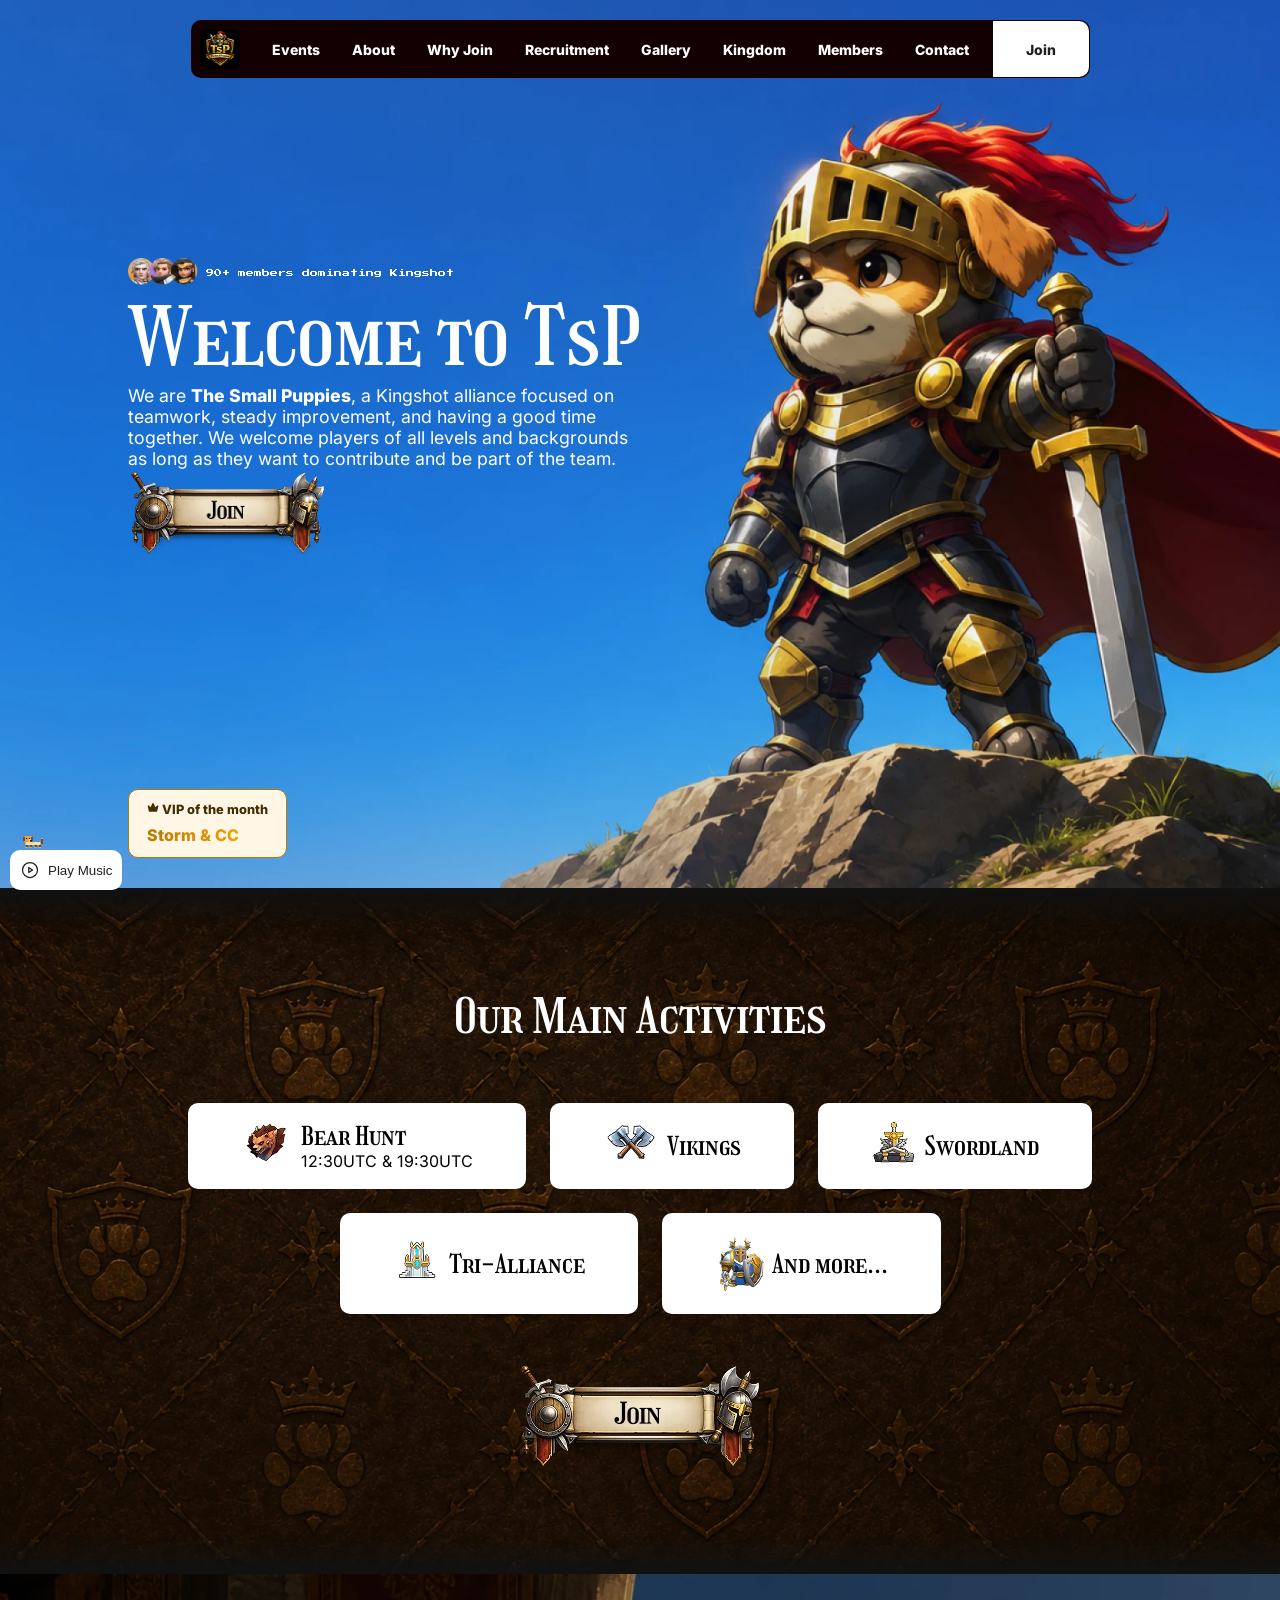
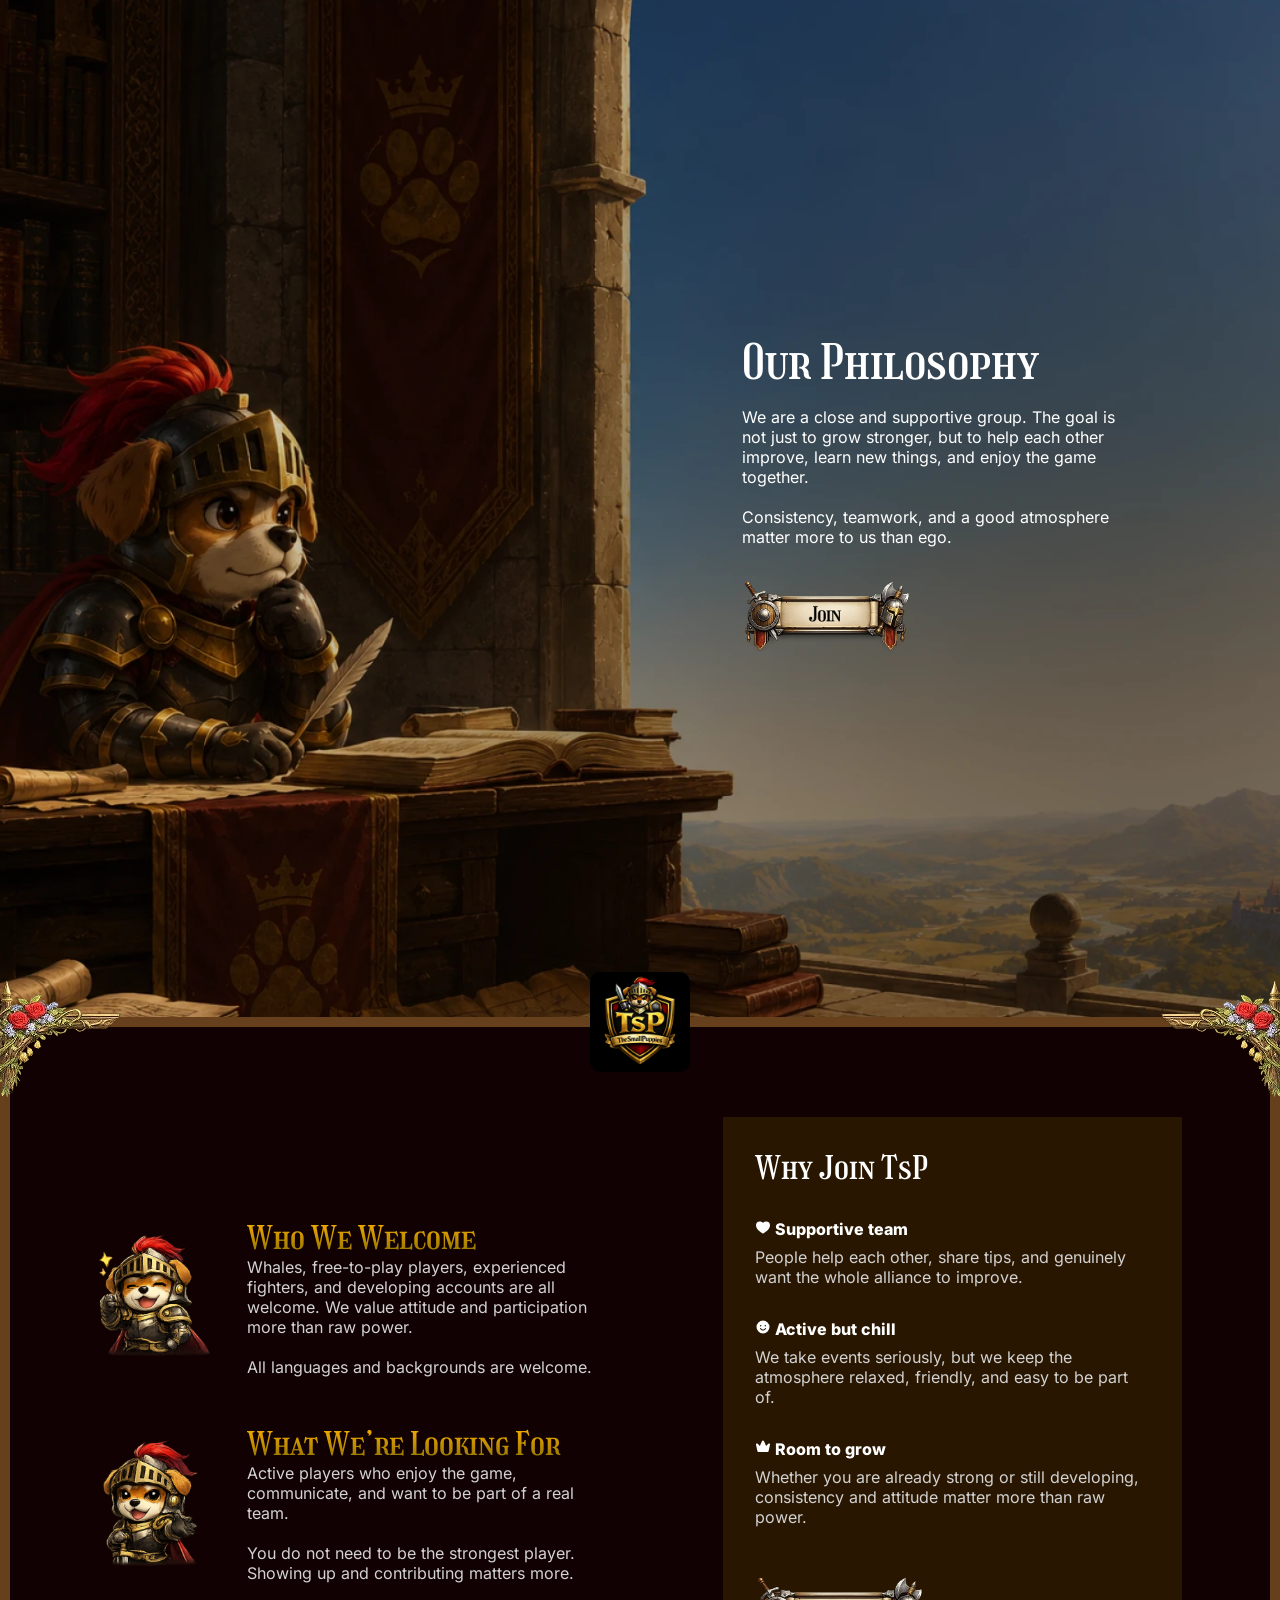
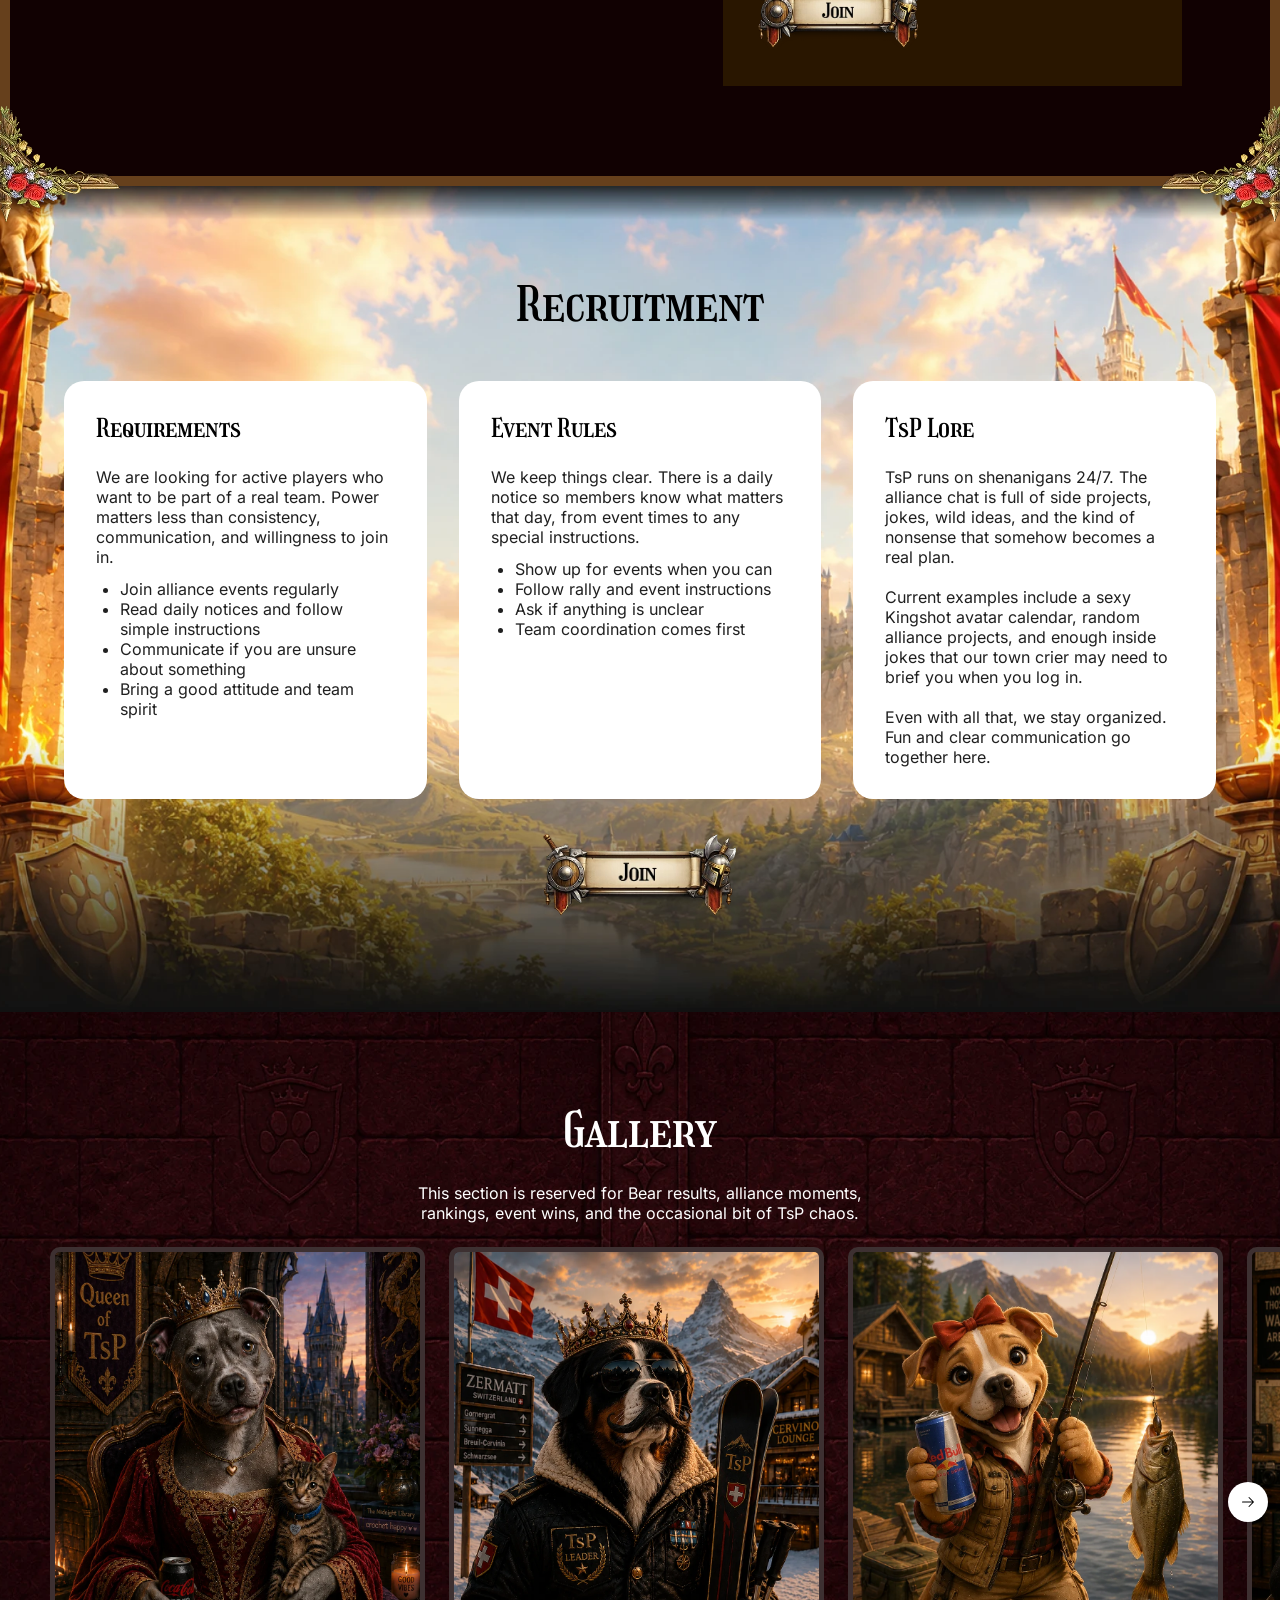
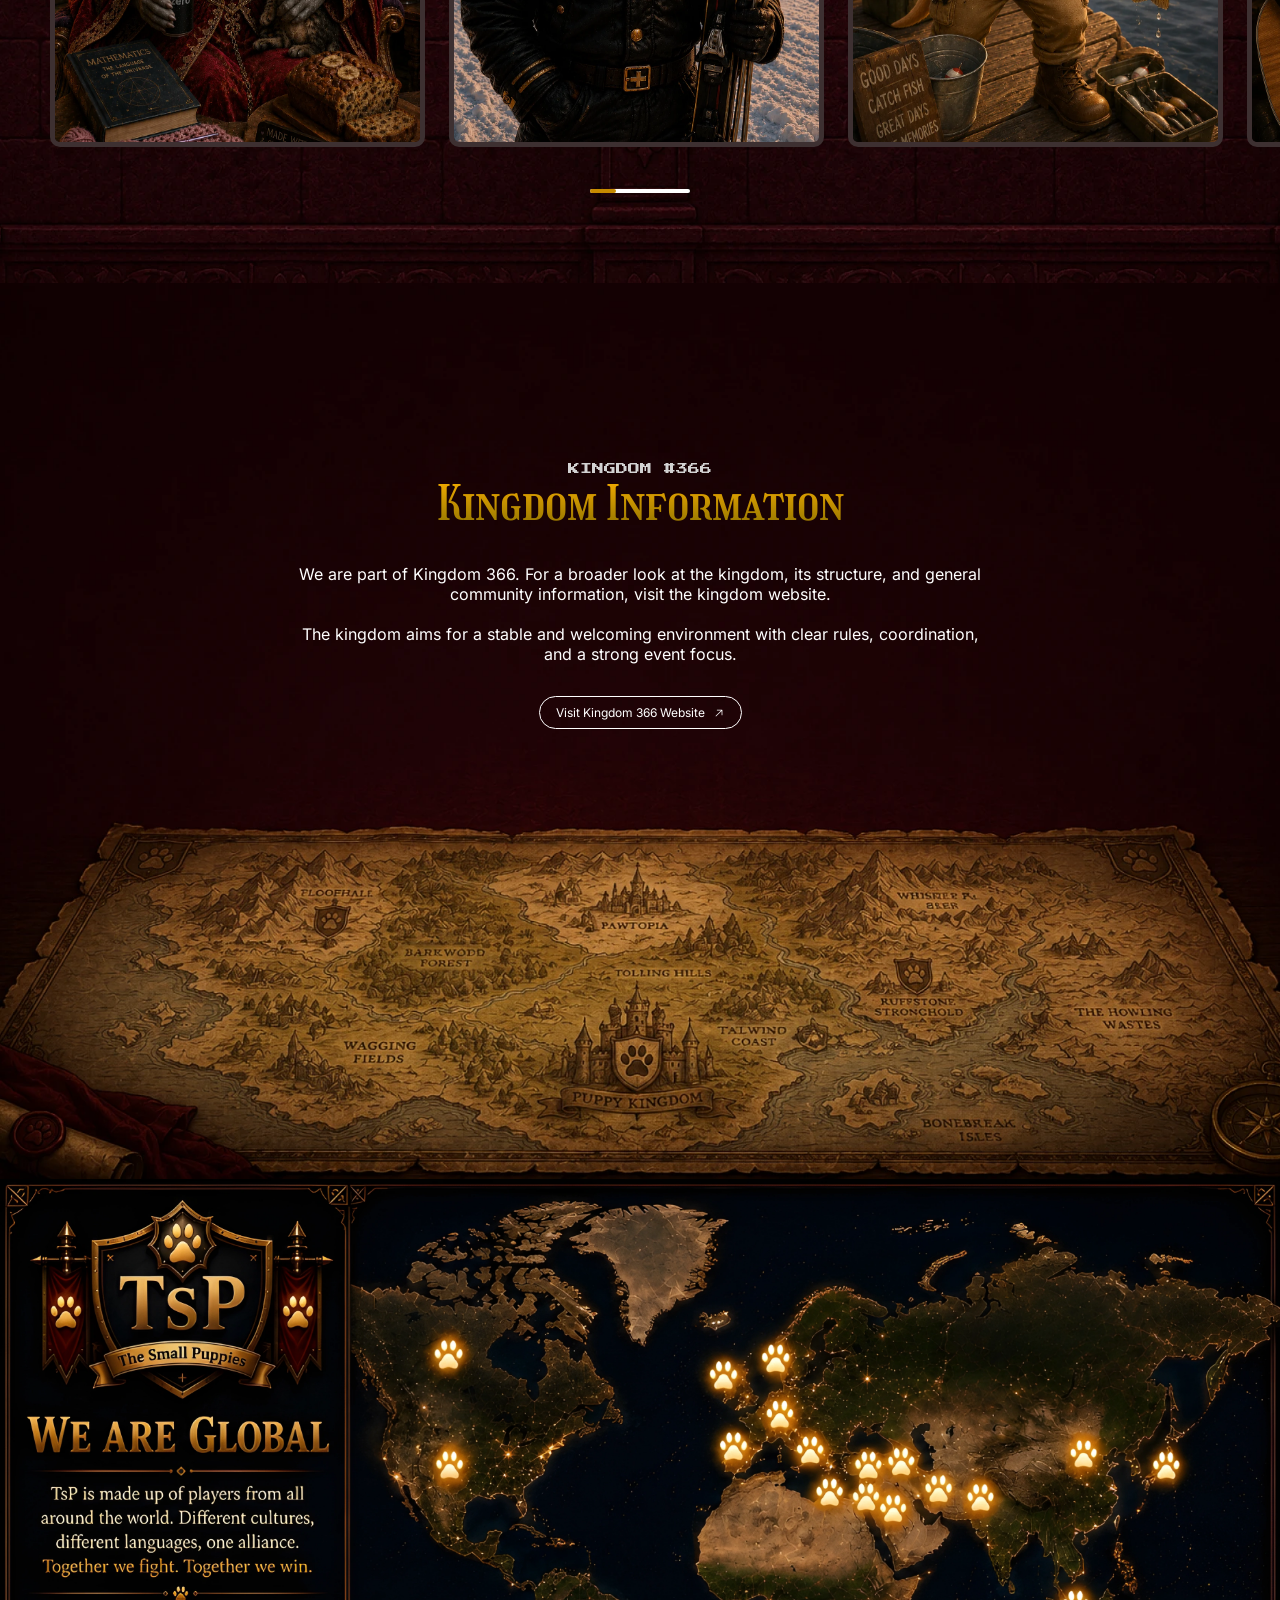
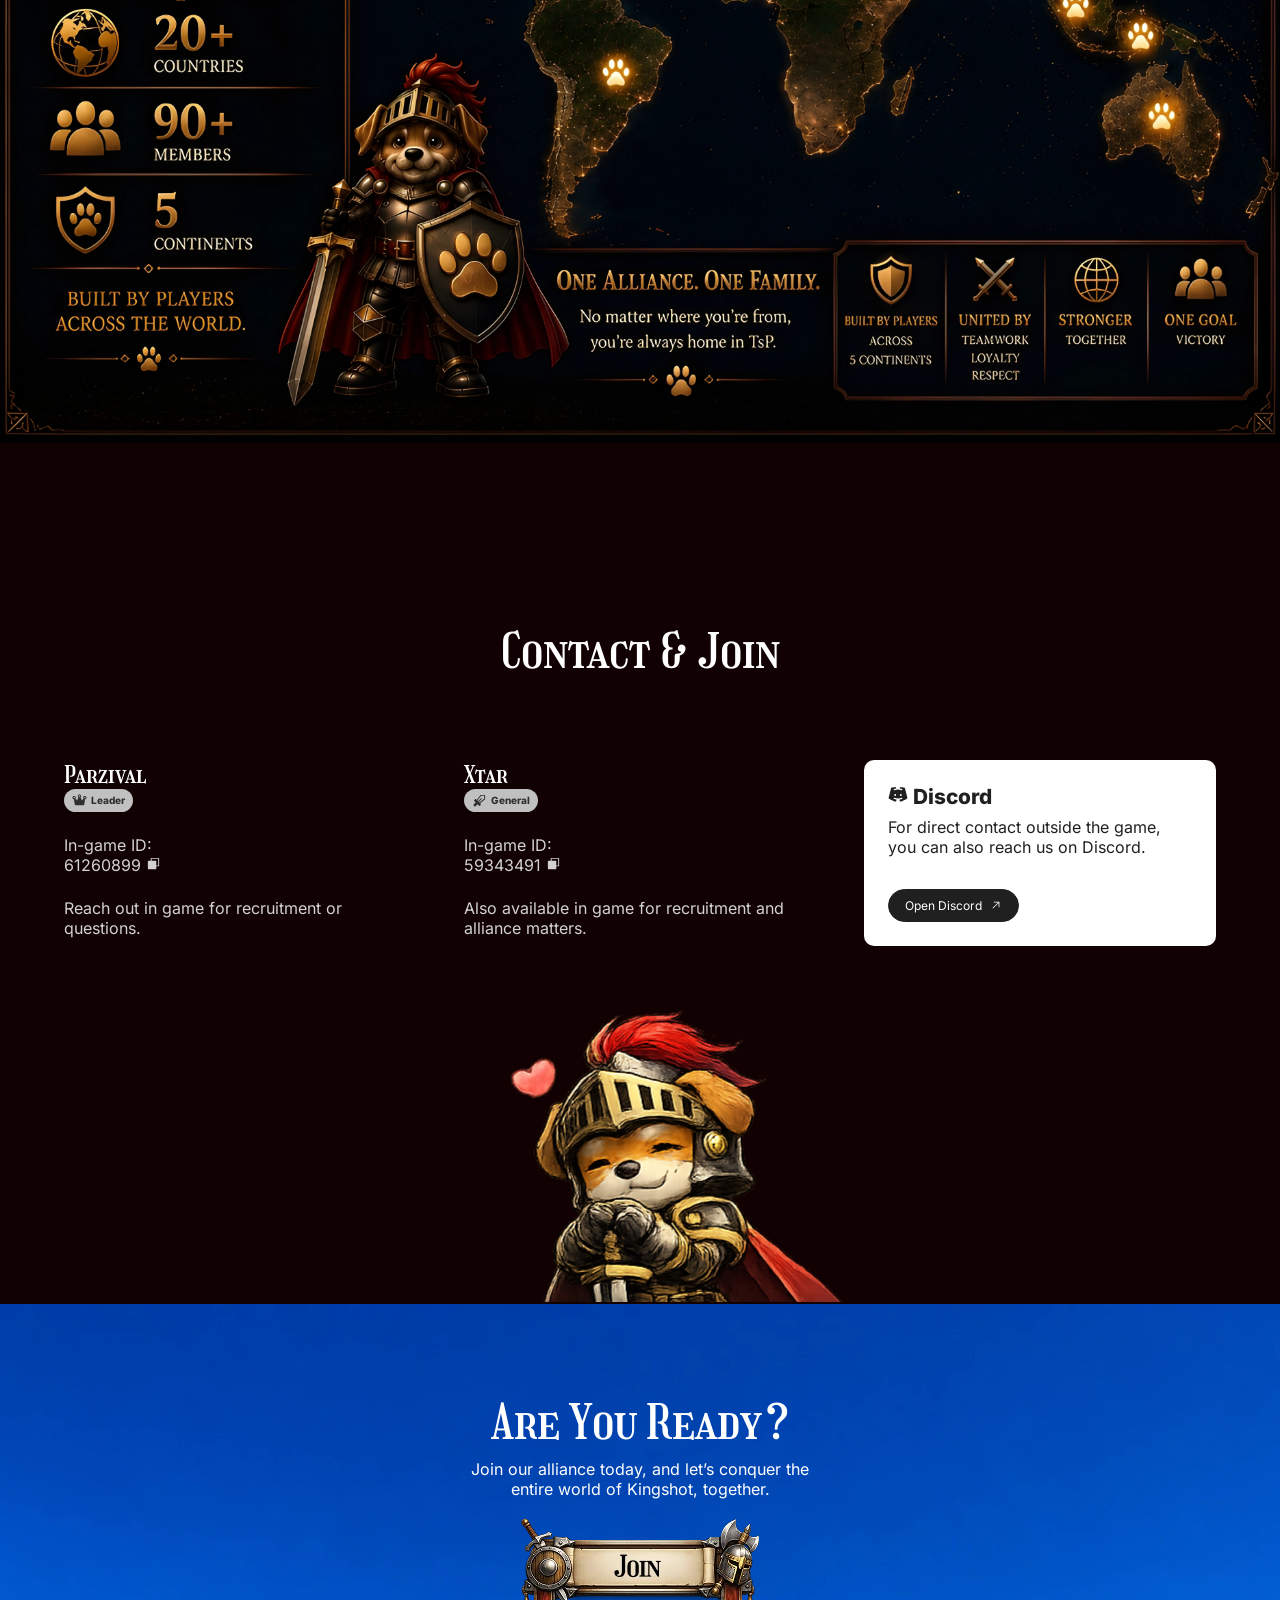
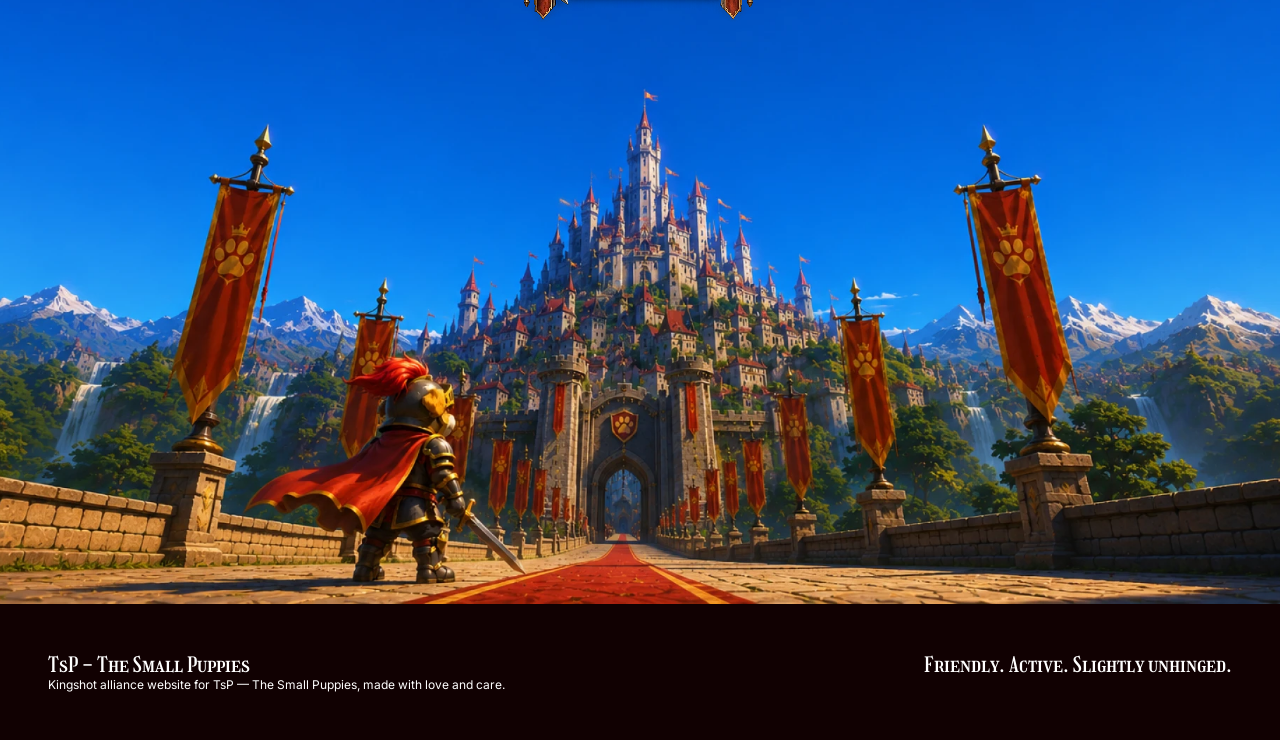
<file: index.html>
<!DOCTYPE html>
<html lang="en">

<head>
    <meta charset="UTF-8">
    <meta name="viewport" content="width=device-width, initial-scale=1.0">
    <meta name="description" content="TsP Alliance - The Greatest Kingshot Alliance, welcome to 'The Small Puppies'." />
    <link rel="preload" href="assets/logo.webp" as="image" type="image/webp">
    <link rel="preload" href="assets/main-cta.webp" as="image" type="image/webp">
    <link rel="preload" href="assets/images/hero/hero-bg-desktop.webp" as="image" type="image/webp">
    <link rel="preload" href="assets/images/hero/hero-bg-mobile.webp" as="image" type="image/webp">
    <link rel="preload" href="assets/fonts/inter-v20-latin-regular.woff2" as="font" type="font/woff2" crossorigin>
    <link rel="preload" href="assets/fonts/girassol-v24-latin-regular.woff2" as="font" type="font/woff2" crossorigin>
    <link rel="icon" type="image/png" href="favicon-96x96.png" sizes="96x96" />
    <link rel="icon" type="image/svg+xml" href="favicon.svg" />
    <link rel="shortcut icon" href="favicon.ico" />
    <link rel="apple-touch-icon" sizes="180x180" href="apple-touch-icon.png" />
    <meta name="apple-mobile-web-app-title" content="TsP" />
    <link rel="manifest" href="site.webmanifest" />
    <title>TsP Alliance</title>
    <link rel="stylesheet" href="style.css">

</head>

<body>

    <audio id="song" preload="none" loop></audio>
    
        <picture class="hero-bg">
            <source media="(min-width: 1001px)" srcset="assets/images/hero/hero-bg-desktop.webp">
            <img src="assets/images/hero/hero-bg-mobile.webp"
                alt="Image of the alliance mascot - a puppy wearing metal armor with red accents - standing proudly with a sword." fetchpriority="high">
        </picture>

    <header>
        <nav class="nav">
            <div class="nav-content">
                <div class="nav-left">
                    <div class="logo">
                        <img src="assets/logo.webp" alt="Logo of TsP Alliance" fetchpriority="high">
                    </div>
                </div>
                <div class="nav-right">
                    <div class="nav-links">
                        <div class="nav-link">
                            <a href="#events">Events</a>
                        </div>
                        <div class="nav-link">
                            <a href="#about">About</a>
                        </div>
                        <div class="nav-link">
                            <a href="#join">Why Join</a>
                        </div>
                        <div class="nav-link">
                            <a href="#recruitment">Recruitment</a>
                        </div>
                        <div class="nav-link">
                            <a href="#gallery">Gallery</a>
                        </div>
                        <div class="nav-link">
                            <a href="#kingdom">Kingdom</a>
                        </div>
                        <div class="nav-link">
                            <a href="#members">Members</a>
                        </div>
                        <div class="nav-link">
                            <a href="#leadership">Contact</a>
                        </div>
                    </div>
                </div>
            </div>
            <a class="nav-cta cta-join-link" href="">
                Join
            </a>
            <div class="nav-menu">
                <button aria-label="Open menu" class="nav-menu-open" tabindex="0">
                    <svg aria-label="Hambuger icon menu" xmlns="http://www.w3.org/2000/svg" width="32" height="32" fill="currentColor" viewBox="0 0 256 256"><path d="M224,128a8,8,0,0,1-8,8H40a8,8,0,0,1,0-16H216A8,8,0,0,1,224,128ZM40,72H216a8,8,0,0,0,0-16H40a8,8,0,0,0,0,16ZM216,184H40a8,8,0,0,0,0,16H216a8,8,0,0,0,0-16Z"></path></svg>
                </button>
                <button aria-label="Close menu" class="nav-menu-close" tabindex="0">
                    <svg aria-label="X icon menu" xmlns="http://www.w3.org/2000/svg" width="32" height="32" fill="currentColor" viewBox="0 0 256 256"><path d="M205.66,194.34a8,8,0,0,1-11.32,11.32L128,139.31,61.66,205.66a8,8,0,0,1-11.32-11.32L116.69,128,50.34,61.66A8,8,0,0,1,61.66,50.34L128,116.69l66.34-66.35a8,8,0,0,1,11.32,11.32L139.31,128Z"></path></svg>
                </button>
            </div>
        </nav>
        <div class="nav-menu-mobile">
            <div class="nav-link">
                <a href="#events">Events</a>
            </div>
            <div class="nav-link">
                <a href="#about">About</a>
            </div>
            <div class="nav-link">
                <a href="#join">Why Join</a>
            </div>
            <div class="nav-link">
                <a href="#recruitment">Recruitment</a>
            </div>
            <div class="nav-link">
                <a href="#gallery">Gallery</a>
            </div>
            <div class="nav-link">
                <a href="#kingdom">Kingdom</a>
            </div>
            <div class="nav-link">
                <a href="#members">Members</a>
            </div>
            <div class="nav-link">
                <a href="#leadership">Contact</a>
            </div>
            <div class="nav-mobile-puppy">
                <img src="assets/mascot/puppy-sleeping.webp" alt="TsP puppy sleeping">
            </div>
            
            <a class="nav-cta-mobile secondary-link cta-join-link" href="">
                Join
            </a>


        </div>

    </header>

    <main>
        <section id="hero" class="hero">
            <div class="hero-content">
                <div class="hero-stat">
                    <div class="hero-stat-profiles">
                        <img src="assets/profiles.webp"
                            alt="3 profile pictures of characters from Kingshot game set next to each other.">
                    </div>
                    <div class="hero-stat-text">90+ members dominating Kingshot</div>
                </div>
                <div class="hero-title">
                    <h1>Welcome to TsP</h1>
                </div>
                <div class="hero-description">
                    <p>We are <strong>The Small Puppies</strong>, a Kingshot alliance focused on teamwork, steady
                        improvement, and having a good time together. We welcome players of all levels and backgrounds
                        as long as they want to contribute and be part of the team.</p>
                </div>
                <div class="hero-actions">
                    <a class="cta-join-link" href="">
                        <img class="main-cta" src="assets/main-cta.webp"
                            alt="Call to action designed to look medieval with a sword, shield, and helmet on the sides. Centered with the word 'Join'." fetchpriority="high">
                    </a>
                </div>
            </div>
            <div class="hero-vip">
                <div class="hero-vip-label">
                    <svg xmlns="http://www.w3.org/2000/svg" width="12" height="12" fill="currentColor" viewBox="0 0 256 256"><path d="M239.75,90.81c0,.11,0,.21-.07.32L217,195a16,16,0,0,1-15.72,13H54.71A16,16,0,0,1,39,195L16.32,91.13c0-.11-.05-.21-.07-.32A16,16,0,0,1,44,77.39l33.67,36.29,35.8-80.29a1,1,0,0,0,0-.1,16,16,0,0,1,29.06,0,1,1,0,0,0,0,.1l35.8,80.29L212,77.39a16,16,0,0,1,27.71,13.42Z"></path></svg>
                     VIP of the month</div>
                <div id="hero-vip-name" class="hero-vip-name animated-vip-text">Lord Parzival & Queen Mourning</div>
            </div>
        </section>

        <section id="events" class="events">
            <picture class="events-bg">
                <source media="(min-width: 1001px)" srcset="assets/images/events/bg.webp">
                <img src="assets/images/events/bg-mobile.webp"
                    alt="Image of a wall that has the emblem of the alliance repeated on it." loading="lazy">
            </picture>
            <div class="events-content">
                <div class="events-title">
                    <h2>Our Main Activities</h2>
                </div>
                <div class="events-list">
                    <div class="events-item">
                        <div class="event-item-icon">
                            <img src="assets/icons/bear.webp" alt="Bear Hunt Icon from Kingshot">
                        </div>
                        <div class="event-item-details">
                            <div class="event-item-name">Bear Hunt</div>
                            <div class="event-item-detail">12:30UTC & 19:30UTC</div>
                        </div>
                    </div>
                    <div class="events-item">
                        <div class="event-item-icon">
                            <img src="assets/icons/viking.webp" alt="Viking Icon from Kingshot">
                        </div>
                        <div class="event-item-details">
                            <div class="event-item-name">Vikings</div>
                        </div>
                    </div>
                    <div class="events-item">
                        <div class="event-item-icon">
                            <img src="assets/icons/swordland.webp" alt="Swordland Icon from Kingshot">
                        </div>
                        <div class="event-item-details">
                            <div class="event-item-name">Swordland</div>
                        </div>
                    </div>
                    <div class="events-item">
                        <div class="event-item-icon">
                            <img src="assets/icons/tri-alliance.webp" alt="Tri-Alliance Icon from Kingshot">
                        </div>
                        <div class="event-item-details">
                            <div class="event-item-name">Tri-Alliance</div>
                        </div>
                    </div>
                    <div class="events-item">
                        <div class="event-item-icon">
                            <img src="assets/icons/infantry.webp" alt="Infantry Icon from Kingshot">
                        </div>
                        <div class="event-item-details">
                            <div class="event-item-name">And more...</div>
                        </div>
                    </div>
                </div>
                <div class="events-actions">
                    <a class="cta-join-link" href="">
                        <img class="main-cta" src="assets/main-cta.webp"
                            alt="Call to action designed to look medieval with a sword, shield, and helmet on the sides. Centered with the word 'Join'." fetchpriority="high">
                    </a>
                </div>
            </div>
        </section>

        <section id="about" class="philosophy">
            <picture class="philosophy-bg">
                <source media="(min-width: 1001px)" srcset="assets/images/philosophy/bg-desktop.webp">
                <img src="assets/images/philosophy/bg-mobile.webp"
                    alt="Image of the alliance mascot sitting on the desk with an open book, and putting their head on their first thinking." loading="lazy">
            </picture>
            <div class="philosophy-content">
                <div class="philosophy-title">
                    <h2>Our Philosophy</h2>
                </div>
                <div class="philosophy-description">
                    <p>We are a close and supportive group. The goal is not just to grow stronger, but to help each
                        other improve, learn new things, and enjoy the game together.
                        <br><br>
                        Consistency, teamwork, and a good atmosphere matter more to us than ego.
                    </p>
                </div>
                <div class="philosophy-actions">
                    <a class="cta-join-link" href="">
                        <img class="main-cta" src="assets/main-cta.webp"
                            alt="Call to action designed to look medieval with a sword, shield, and helmet on the sides. Centered with the word 'Join'." fetchpriority="high">
                    </a>
                </div>
            </div>
        </section>

        <section id="join" class="join">
            <img class="logo" src="assets/logo.webp" alt="Logo of TsP Alliance">
            <img class="frame frame-tl" src="assets/frame-tl.webp"
                alt="Image of a corner of a wooden frame with flowers wrapped around it." loading="lazy">
            <img class="frame frame-tr" src="assets/frame-tr.webp"
                alt="Image of a corner of a wooden frame with flowers wrapped around it." loading="lazy">
            <img class="frame frame-bl" src="assets/frame-bl.webp"
                alt="Image of a corner of a wooden frame with flowers wrapped around it." loading="lazy">
            <img class="frame frame-br" src="assets/frame-br.webp"
                alt="Image of a corner of a wooden frame with flowers wrapped around it." loading="lazy">
            <div class="join-content">
                <div class="join-left">
                    <div class="join-welcome-box">
                        <div class="join-welcome-box-mascot">
                            <img src="assets/mascot/puppy-stars.webp" alt="TsP Puppy happy expression with small stars" loading="lazy">
                        </div>
                        <div class="join-welcome-box-details">
                            <div class="join-welcome-box-details-title">
                                <h3>Who We Welcome</h3>
                            </div>
                            <div class="join-welcome-box-details-description">
                                <p>Whales, free-to-play players, experienced fighters, and developing accounts are all
                                    welcome. We value attitude and participation more than raw power.
                                    <br><br>
                                    All languages and backgrounds are welcome.
                                </p>
                            </div>
                        </div>
                    </div>
                    <div class="join-welcome-box">
                        <div class="join-welcome-box-mascot">
                            <img src="assets/mascot/puppy-hand.webp" alt="TsP Puppy with hand gesturing to join" loading="lazy">
                        </div>
                        <div class="join-welcome-box-details">
                            <div class="join-welcome-box-details-title">
                                <h3>What We’re Looking For</h3>
                            </div>
                            <div class="join-welcome-box-details-description">
                                <p>Active players who enjoy the game, communicate, and want to be part of a real team.
                                    <br><br>
                                    You do not need to be the strongest player. Showing up and contributing matters
                                    more.
                                </p>
                            </div>
                        </div>
                    </div>
                </div>
                <div class="join-right">
                    <div class="why-join">
                        <div class="why-join-title">
                            <h3>Why Join TsP</h3>
                        </div>
                        <div class="why-join-details">
                            <div class="why-join-item">
                                <div class="why-join-item-title">
                                    <div class="why-join-item-title-label">
                                        <svg xmlns="http://www.w3.org/2000/svg" width="16" height="16" fill="currentColor" viewBox="0 0 256 256"><path d="M240,102c0,70-103.79,126.66-108.21,129a8,8,0,0,1-7.58,0C119.79,228.66,16,172,16,102A62.07,62.07,0,0,1,78,40c20.65,0,38.73,8.88,50,23.89C139.27,48.88,157.35,40,178,40A62.07,62.07,0,0,1,240,102Z"></path></svg>
                                        Supportive team</div>
                                </div>
                                <div class="why-join-item-description">People help each other, share tips, and genuinely
                                    want the whole alliance to improve.</div>
                            </div>
                            <div class="why-join-item">
                                <div class="why-join-item-title">
                                    <div class="why-join-item-title-label">
                                        <svg xmlns="http://www.w3.org/2000/svg" width="16" height="16" fill="currentColor" viewBox="0 0 256 256"><path d="M128,24A104,104,0,1,0,232,128,104.11,104.11,0,0,0,128,24ZM92,96a12,12,0,1,1-12,12A12,12,0,0,1,92,96Zm82.92,60c-10.29,17.79-27.39,28-46.92,28s-36.63-10.2-46.92-28a8,8,0,1,1,13.84-8c7.47,12.91,19.21,20,33.08,20s25.61-7.1,33.08-20a8,8,0,1,1,13.84,8ZM164,120a12,12,0,1,1,12-12A12,12,0,0,1,164,120Z"></path></svg>
                                        Active but chill</div>
                                </div>
                                <div class="why-join-item-description">We take events seriously, but we keep the
                                    atmosphere relaxed, friendly, and easy to be part of.</div>
                            </div>
                            <div class="why-join-item">
                                <div class="why-join-item-title">
                                    <div class="why-join-item-title-label">
                                        <svg xmlns="http://www.w3.org/2000/svg" width="16" height="16" fill="currentColor" viewBox="0 0 256 256"><path d="M239.75,90.81c0,.11,0,.21-.07.32L217,195a16,16,0,0,1-15.72,13H54.71A16,16,0,0,1,39,195L16.32,91.13c0-.11-.05-.21-.07-.32A16,16,0,0,1,44,77.39l33.67,36.29,35.8-80.29a1,1,0,0,0,0-.1,16,16,0,0,1,29.06,0,1,1,0,0,0,0,.1l35.8,80.29L212,77.39a16,16,0,0,1,27.71,13.42Z"></path></svg>
                                        Room to grow</div>
                                </div>
                                <div class="why-join-item-description">Whether you are already strong or still
                                    developing, consistency and attitude matter more than raw power.</div>
                            </div>
                        </div>
                        <div class="why-join-actions">
                            <a class="cta-join-link" href="">
                                <img class="main-cta" src="assets/main-cta.webp"
                                    alt="Call to action designed to look medieval with a sword, shield, and helmet on the sides. Centered with the word 'Join'." fetchpriority="high">
                            </a>
                        </div>
                    </div>
                </div>
            </div>
        </section>

        <section id="recruitment" class="recruitment">
            <picture class="recruitment-bg">
                <source media="(min-width: 1001px)" srcset="assets/images/recruitment/bg-desktop.webp">
                <img src="assets/images/recruitment/bg-mobile.webp"
                    alt="Image of a castle view with hills and red banners representing the TsP emblem." loading="lazy">
            </picture>
            <div class="recruitment-content">
                <div class="recruitment-title">
                    <h2>Recruitment</h2>
                </div>
                <div class="recruitment-list">
                    <div class="recruitment-box">
                        <div class="recruitment-box-title">Requirements</div>
                        <div class="recruitment-box-description">
                            <p>
                                We are looking for active players who want to be part of a real team. Power matters less
                                than consistency, communication, and willingness to join in.
                            </p>
                            <ul>
                                <li>Join alliance events regularly</li>
                                <li>Read daily notices and follow simple instructions</li>
                                <li>Communicate if you are unsure about something</li>
                                <li>Bring a good attitude and team spirit</li>
                            </ul>

                        </div>
                    </div>
                    <div class="recruitment-box">
                        <div class="recruitment-box-title">Event Rules</div>
                        <div class="recruitment-box-description">
                            <p>
                                We keep things clear. There is a daily notice so members know what matters that day,
                                from event times to any special instructions.
                            </p>
                            <ul>
                                <li>Show up for events when you can</li>
                                <li>Follow rally and event instructions</li>
                                <li>Ask if anything is unclear</li>
                                <li>Team coordination comes first</li>
                            </ul>
                        </div>
                    </div>
                    <div class="recruitment-box">
                        <div class="recruitment-box-title">TsP Lore</div>
                        <div class="recruitment-box-description">
                            <p>
                                TsP runs on shenanigans 24/7. The alliance chat is full of side projects, jokes, wild
                                ideas, and the kind of nonsense that somehow becomes a real plan.
                                <br><br>
                                Current examples include a sexy Kingshot avatar calendar, random alliance projects, and
                                enough inside jokes that our town crier may need to brief you when you log in.
                                <br><br>
                                Even with all that, we stay organized. Fun and clear communication go together here.
                            </p>
                        </div>
                    </div>
                </div>
                <div class="recruitment-actions">
                    <a class="cta-join-link" href="">
                        <img class="main-cta" src="assets/main-cta.webp"
                            alt="Call to action designed to look medieval with a sword, shield, and helmet on the sides. Centered with the word 'Join'." fetchpriority="high">
                    </a>
                </div>
            </div>
        </section>


        <section id="gallery" class="gallery">
            <picture class="gallery-bg">
                <source media="(min-width: 1001px)" srcset="assets/images/gallery/bg.webp">
                <img src="assets/images/gallery/bg-mobile.webp"
                    alt="Image of a maroon wall using the TsP emblem all over." loading="lazy">
            </picture>
            <div class="gallery-content">
                <div class="gallery-title">
                    <h2>Gallery</h2>
                </div>
                <div class="gallery-description">
                    <p> This section is reserved for Bear results, alliance moments, rankings, event wins, and the occasional bit of TsP chaos.</p>
                </div>
                <div class="gallery-wrapper">
                    <button aria-label="Previous button" class="gallery-arrow gallery-arrow--left" aria-label="Scroll left">
                        <svg xmlns="http://www.w3.org/2000/svg" width="16" height="16" fill="currentColor" viewBox="0 0 256 256"><path d="M224,128a8,8,0,0,1-8,8H59.31l58.35,58.34a8,8,0,0,1-11.32,11.32l-72-72a8,8,0,0,1,0-11.32l72-72a8,8,0,0,1,11.32,11.32L59.31,120H216A8,8,0,0,1,224,128Z"></path></svg>
                    </button>
                    <div role="group" tabindex="0" aria-label="Gallery of Images" aria-roledescription="carousel" class="gallery-container">
                        <div id="gallery-images" class="gallery-images">
                            <div class="gallery-image">
                                <img src="assets/images/gallery/q_mascot.webp" alt="Image of a lovely swedish puppy holding an adorable kitty, sitting on her throne, holding a coke zero, and a banana bread cake in front of her." loading="lazy">
                            </div>
                            <div class="gallery-image">
                                <img src="assets/images/gallery/p_mascot.webp" alt="Image of a lovely swedish puppy with an amazing moustache in a snowy mountain holding the snowboard." loading="lazy">
                            </div>
                            <div class="gallery-image">
                                <img src="assets/images/gallery/c_mascot.webp" alt="Image of a lovely puppy with a cute red bow fishing and holding a can of redbull." loading="lazy">
                            </div>
                            <div class="gallery-image">
                                <img src="assets/images/gallery/i_mascot.webp" alt="Image of a lovely puppy playing the guitar." loading="lazy">
                            </div>
                            <div class="gallery-image">
                                <img src="assets/images/gallery/d_mascot.webp" alt="Image of a lovely puppy relaxing and crocheting." loading="lazy">
                            </div>
                            <div class="gallery-image">
                                <img src="assets/images/gallery/m_mascot.webp" alt="Image of a lovely puppy listening to music and having a picnic." loading="lazy">
                            </div>
                            <div class="gallery-image">
                                <img src="assets/images/gallery/x_mascot.webp" alt="Image of a lovely puppy, with a galaxy and aurora in the background, and small puppy made of nanoblocks." loading="lazy">
                            </div>
                            <div class="gallery-image">
                                <img src="assets/images/gallery/s_mascot.webp" alt="Image of a lovely aussie soldier puppy, with a flying magpies and a dragon above, an army in the background, and a small puppy resting on her bed." loading="lazy">
                            </div>
                            <div class="gallery-image">
                                <img src="assets/images/gallery/s1.webp" alt="Screenshot example of gallery images" loading="lazy">
                            </div>
                            <div class="gallery-image">
                                <img src="assets/images/gallery/s2.webp" alt="Screenshot example of gallery images" loading="lazy">
                            </div>
                            <div class="gallery-image">
                                <img src="assets/images/gallery/s3.webp" alt="Screenshot example of gallery images" loading="lazy">
                            </div>
                            <div class="gallery-image">
                                <img src="assets/images/gallery/s4.webp" alt="Screenshot example of gallery images" loading="lazy">
                            </div>
                        </div>
                    </div>
                    <button aria-label="Next button" class="gallery-arrow gallery-arrow--right" aria-label="Scroll right">
                        <svg xmlns="http://www.w3.org/2000/svg" width="16" height="16" fill="currentColor" viewBox="0 0 256 256"><path d="M221.66,133.66l-72,72a8,8,0,0,1-11.32-11.32L196.69,136H40a8,8,0,0,1,0-16H196.69L138.34,61.66a8,8,0,0,1,11.32-11.32l72,72A8,8,0,0,1,221.66,133.66Z"></path></svg>
                    </button>
                </div>


                <div class="custom-scrollbar-track">
                    <div class="custom-scrollbar-thumb"></div>
                  </div>
            </div>
        </section>

        <section id="kingdom" class="kingdom">
            <picture class="kingdom-bg">
                <source media="(min-width: 1001px)" srcset="assets/images/kingdom/bg.webp">
                <img src="assets/images/kingdom/bg.webp"
                    alt="Image of an old paper map showing a fictional world." loading="lazy">
            </picture>
            <div class="kingdom-content">
                <div class="kingdom-header">
                    <div class="kingdom-eyebrow">KINGDOM #366</div>
                    <div class="kingdom-title">
                        <h2>Kingdom Information</h2>
                    </div>
                </div>
                <div class="kingdom-description">
                    <p>We are part of Kingdom 366. For a broader look at the kingdom, its structure, and general community information, visit the kingdom website.
                        <br><br>
                        The kingdom aims for a stable and welcoming environment with clear rules, coordination, and a strong event focus.</p>
                </div>
                <div class="kingdom-actions">
                    <a href="https://bangchang366.vercel.app/" target="_blank" rel="noopener noreferrer" class="secondary-link">Visit Kingdom 366 Website 
                        <svg xmlns="http://www.w3.org/2000/svg" width="12" height="12" fill="currentColor" viewBox="0 0 256 256"><path d="M200,64V168a8,8,0,0,1-16,0V83.31L69.66,197.66a8,8,0,0,1-11.32-11.32L172.69,72H88a8,8,0,0,1,0-16H192A8,8,0,0,1,200,64Z"></path></svg>
                    </a>
                </div>
            </div>
        </section>

        <section id="members" class="members">
            <picture class="members-bg">
                <source media="(min-width: 1001px)" srcset="assets/images/members/map.webp">
                <img src="assets/images/members/map-mobile.webp"
                    alt="Image of a map of the world showing pins where our members are from." loading="lazy">
            </picture>
        </section>

        <section id="leadership" class="leadership">
            <div class="leadership-content">
                <div class="leadership-title">
                    <h2>Contact & Join</h2>
                </div>
                <div class="leadership-list">
                    <div class="leadership-box leader">
                        <div class="leader-name">Parzival <br> <span class="leader-badge"><svg xmlns="http://www.w3.org/2000/svg" width="15" height="15" fill="currentColor" viewBox="0 0 256 256"><path d="M248,80a28,28,0,1,0-51.12,15.77l-26.79,33L146,73.4a28,28,0,1,0-36.06,0L85.91,128.74l-26.79-33a28,28,0,1,0-26.6,12L47,194.63A16,16,0,0,0,62.78,208H193.22A16,16,0,0,0,209,194.63l14.47-86.85A28,28,0,0,0,248,80ZM128,40a12,12,0,1,1-12,12A12,12,0,0,1,128,40ZM24,80A12,12,0,1,1,36,92,12,12,0,0,1,24,80ZM220,92a12,12,0,1,1,12-12A12,12,0,0,1,220,92Z"></path></svg> Leader</span></div>
                        <div class="leader-id">In-game ID: <br> <span id="IDA">61260899</span> <button aria-label="Copy player ID button" class="copy-btn" onclick="copyValue('IDA')"><svg xmlns="http://www.w3.org/2000/svg" width="32" height="32" fill="currentColor" viewBox="0 0 256 256"><path d="M216,32H88a8,8,0,0,0-8,8V80H40a8,8,0,0,0-8,8V216a8,8,0,0,0,8,8H168a8,8,0,0,0,8-8V176h40a8,8,0,0,0,8-8V40A8,8,0,0,0,216,32Zm-8,128H176V88a8,8,0,0,0-8-8H96V48H208Z"></path></svg></button></div>
                        <div class="leader-details">Reach out in game for recruitment or questions.</div>
                    </div>
                    <div class="leadership-box leader">
                        <div class="leader-name">Xtar <br> <span class="leader-badge"><svg xmlns="http://www.w3.org/2000/svg" width="15" height="15" fill="currentColor" viewBox="0 0 256 256"><path d="M216,32H152a8,8,0,0,0-6.34,3.12l-64,83.21L72,108.69a16,16,0,0,0-22.64,0l-8.69,8.7a16,16,0,0,0,0,22.63l22,22-32,32a16,16,0,0,0,0,22.63l8.69,8.68a16,16,0,0,0,22.62,0l32-32,22,22a16,16,0,0,0,22.64,0l8.69-8.7a16,16,0,0,0,0-22.63l-9.64-9.64,83.21-64A8,8,0,0,0,224,104V40A8,8,0,0,0,216,32Zm-8,68.06-81.74,62.88L115.32,152l50.34-50.34a8,8,0,0,0-11.32-11.31L104,140.68,93.07,129.74,155.94,48H208Z"></path></svg> General</span> </div>
                        <div class="leader-id">In-game ID: <br> <span id="IDB">59343491</span> <button aria-label="Copy player ID button" class="copy-btn" onclick="copyValue('IDB')"><svg xmlns="http://www.w3.org/2000/svg" width="32" height="32" fill="currentColor" viewBox="0 0 256 256"><path d="M216,32H88a8,8,0,0,0-8,8V80H40a8,8,0,0,0-8,8V216a8,8,0,0,0,8,8H168a8,8,0,0,0,8-8V176h40a8,8,0,0,0,8-8V40A8,8,0,0,0,216,32Zm-8,128H176V88a8,8,0,0,0-8-8H96V48H208Z"></path></svg></button></div>
                        <div class="leader-details">Also available in game for recruitment and alliance matters.</div>
                    </div>
                    <div class="leadership-box discord-box">
                        <div class="discord-title">
                            <svg xmlns="http://www.w3.org/2000/svg" width="20" height="20" fill="currentColor" viewBox="0 0 256 256"><path d="M247.51,174.39,218,58a16.08,16.08,0,0,0-13-11.88l-36.06-5.92a16.22,16.22,0,0,0-18.26,11.88l-.21.85a4,4,0,0,0,3.27,4.93,155.62,155.62,0,0,1,24.41,5.62,8.2,8.2,0,0,1,5.62,9.7,8,8,0,0,1-10.19,5.64,155.4,155.4,0,0,0-90.8-.1,8.22,8.22,0,0,1-10.28-4.81,8,8,0,0,1,5.08-10.33,156.85,156.85,0,0,1,24.72-5.72,4,4,0,0,0,3.27-4.93l-.21-.85A16.21,16.21,0,0,0,87.08,40.21L51,46.13A16.08,16.08,0,0,0,38,58L8.49,174.39a15.94,15.94,0,0,0,9.06,18.51l67,29.71a16.17,16.17,0,0,0,21.71-9.1l3.49-9.45a4,4,0,0,0-3.27-5.35,158.13,158.13,0,0,1-28.63-6.2,8.2,8.2,0,0,1-5.61-9.67,8,8,0,0,1,10.2-5.66,155.59,155.59,0,0,0,91.12,0,8,8,0,0,1,10.19,5.65,8.19,8.19,0,0,1-5.61,9.68,157.84,157.84,0,0,1-28.62,6.2,4,4,0,0,0-3.27,5.35l3.49,9.45a16.18,16.18,0,0,0,21.71,9.1l67-29.71A15.94,15.94,0,0,0,247.51,174.39ZM92,152a12,12,0,1,1,12-12A12,12,0,0,1,92,152Zm72,0a12,12,0,1,1,12-12A12,12,0,0,1,164,152Z"></path></svg>
                            Discord</div>
                        <div class="discord-description">For direct contact outside the game, you can also reach us on Discord.</div>
                        <div class="discord-box-actions">
                            <a href="https://discord.com/users/594582415138095115" target="_blank" rel="noopener noreferrer" class="secondary-link">Open Discord
                                <svg xmlns="http://www.w3.org/2000/svg" width="12" height="12" fill="currentColor" viewBox="0 0 256 256"><path d="M200,64V168a8,8,0,0,1-16,0V83.31L69.66,197.66a8,8,0,0,1-11.32-11.32L172.69,72H88a8,8,0,0,1,0-16H192A8,8,0,0,1,200,64Z"></path></svg>
                            </a>
                        </div>
                    </div>
                </div>
                <div class="leadership-image">
                    <img src="assets/mascot/puppy-heart.webp" alt="TsP puppy mascot wearing armor with a small heart floating." loading="lazy">
                </div>
            </div>
            
        </section>

 

        <section id="ready" class="ready">
            <picture class="ready-bg">
                <source media="(min-width: 1001px)" srcset="assets/images/ready/ready-bg-desktop.webp">
                <img src="assets/images/ready/ready-bg-mobile.webp"
                    alt="TsP puppy wearing armor standing in front of a massive castle ready to enter." loading="lazy">
            </picture>
            <div class="ready-content">
                <div class="ready-title">
                    <h2>Are You Ready?</h2>
                </div>
                <div class="ready-description">
                    <p>Join our alliance today, and let’s conquer the entire world of Kingshot, together.</p>
                </div>
                <div class="ready-actions">
                    <a class="cta-join-link" href="">
                        <img class="main-cta" src="assets/main-cta.webp"
                            alt="Call to action designed to look medieval with a sword, shield, and helmet on the sides. Centered with the word 'Join'." fetchpriority="high">
                    </a>
                </div>
            </div>
        </section>

    </main>

    <footer>
        <div class="footer-content">
            <div class="footer-left">
                <div class="footer-title">TsP - The Small Puppies</div>
                <div class="footer-description">Kingshot alliance website for TsP — The Small Puppies, made with love and care.</div>
            </div>
            <div class="footer-right">
                Friendly. Active. Slightly unhinged.
            </div>
        </div>
    </footer>


    <div class="audio-controls">
        <canvas aria-label="2D puppy" id="pc"></canvas>
        
        <div class="audio-control-button">
            <button id="playButton">
                <svg aria-label="Play Button Icon" xmlns="http://www.w3.org/2000/svg" width="20" height="20" fill="currentColor" viewBox="0 0 256 256"><path d="M128,24A104,104,0,1,0,232,128,104.11,104.11,0,0,0,128,24Zm0,192a88,88,0,1,1,88-88A88.1,88.1,0,0,1,128,216Zm36.44-94.66-48-32A8,8,0,0,0,104,96v64a8,8,0,0,0,12.44,6.66l48-32a8,8,0,0,0,0-13.32ZM120,145.05V111l25.58,17Z"></path></svg>
                Play Music
            </button>
            <button id="pauseButton" style="display:none">
                <svg aria-label="Pause Button Icon" xmlns="http://www.w3.org/2000/svg" width="20" height="20" fill="currentColor" viewBox="0 0 256 256"><path d="M128,24A104,104,0,1,0,232,128,104.11,104.11,0,0,0,128,24Zm0,192a88,88,0,1,1,88-88A88.1,88.1,0,0,1,128,216ZM112,96v64a8,8,0,0,1-16,0V96a8,8,0,0,1,16,0Zm48,0v64a8,8,0,0,1-16,0V96a8,8,0,0,1,16,0Z"></path></svg>
                </button>
        </div>

        <div id="loadSongWrapper" class="load-song-wrapper">
            <div id="bufferIcon">
                <svg xmlns="http://www.w3.org/2000/svg" width="32" height="32" fill="currentColor" viewBox="0 0 256 256"><path d="M140,32V64a12,12,0,0,1-24,0V32a12,12,0,0,1,24,0Zm33.25,62.75a12,12,0,0,0,8.49-3.52L204.37,68.6a12,12,0,0,0-17-17L164.77,74.26a12,12,0,0,0,8.48,20.49ZM224,116H192a12,12,0,0,0,0,24h32a12,12,0,0,0,0-24Zm-42.26,48.77a12,12,0,1,0-17,17l22.63,22.63a12,12,0,0,0,17-17ZM128,180a12,12,0,0,0-12,12v32a12,12,0,0,0,24,0V192A12,12,0,0,0,128,180ZM74.26,164.77,51.63,187.4a12,12,0,0,0,17,17l22.63-22.63a12,12,0,1,0-17-17ZM76,128a12,12,0,0,0-12-12H32a12,12,0,0,0,0,24H64A12,12,0,0,0,76,128ZM68.6,51.63a12,12,0,1,0-17,17L74.26,91.23a12,12,0,0,0,17-17Z"></path></svg>
            </div>
            <div class="buffer-text">Loading...</div>
        </div>

    </div>

    <script src="script.js" defer></script>
    <script src="puppy.js" defer></script>
</body>

</html>
</file>
<file: style.css>
/* Girassol */
@font-face {
    font-display: swap;
    font-family: 'Girassol';
    font-style: normal;
    font-weight: 400;
    src: url('assets/fonts/girassol-v24-latin-regular.woff2') format('woff2'); 
  }


/* Inter */
@font-face {
    font-display: swap; 
    font-family: 'Inter';
    font-style: normal;
    font-weight: 200;
    src: url('assets/fonts/inter-v20-latin-200.woff2') format('woff2'); 
  }
  
  @font-face {
    font-display: swap;
    font-family: 'Inter';
    font-style: normal;
    font-weight: 400;
    src: url('assets/fonts/inter-v20-latin-regular.woff2') format('woff2'); 
  }

  @font-face {
    font-display: swap;
    font-family: 'Inter';
    font-style: normal;
    font-weight: 600;
    src: url('assets/fonts/inter-v20-latin-600.woff2') format('woff2'); 
  }

  @font-face {
    font-display: swap; 
    font-family: 'Inter';
    font-style: normal;
    font-weight: 800;
    src: url('assets/fonts/inter-v20-latin-800.woff2') format('woff2'); 
  }

  /* Press Start 2P */
  @font-face {
    font-display: swap; 
    font-family: 'Press Start 2P';
    font-style: normal;
    font-weight: 400;
    src: url('assets/fonts/press-start-2p-v16-latin-regular.woff2') format('woff2'); 
  }








*{
    box-sizing: border-box;
    margin:0;
    padding:0;
    font-smoothing:antialiased;
    -webkit-font-smoothing:antialiased;
    -moz-osx-font-smoothing: grayscale;
    /* transition: all 0.2s ease-in-out; */

    scrollbar-width: auto;           
    scrollbar-color: var(--scrollbar-color) var(--scrollbar-bg);
}

:root{
    --font-heading: 'Girassol', serif;
    --font-body: 'Inter', sans-serif;
    --font-play: 'Press Start 2P', mono;

    --white: #fff;
    --light: #fff;
    --lighter: #d2d2d2;
    --dark: #202020;
    --black: #000;

    --accent-dark: #110102;

    --p-8: 8px;

    --gold:#FFB200;
    --darker-gold:#c78b00;
    --dark-gold:#634500;

    --scrollbar-bg:#110102;
    --scrollbar-color:var(--darker-gold);
    --scrollbar-color-2:var(--darker-gold);
}

::selection {
    background: var(--gold);
    color: #000000;
}

::-moz-selection {
    background: var(--gold);
    color: #000000;
}

::-webkit-scrollbar {
    width: 15px; 
    height: 15px;
  }
  
  ::-webkit-scrollbar-track {
    background: var(--scrollbar-bg);
    border-radius: 10px;
  }
  
  ::-webkit-scrollbar-thumb {
    background: var(--scrollbar-color);
    border-radius: 10px;
  }
  
  ::-webkit-scrollbar-thumb:hover {
    background: #555;
  }



html, body{
    font-family: var(--font-body);
    background:var(--accent-dark);
    color:var(--light);
    scroll-behavior: smooth;
}

h1{
    
}

h1, h2, h3{
    font-family: var(--font-heading);
    font-weight:400;
}

h2{
    font-size:3rem;
}


section picture{
    pointer-events: none;
    -webkit-pointer-events: none;
    user-select: none;
    -webkit-user-select: none;
}


.secondary-link{
    color:var(--white);
    padding:8px 16px;
    border:1px solid var(--white);
    border-radius: 200px;
    font-size:12px;
    text-decoration: none;
}

.secondary-link:hover{
    color:var(--black);
    background:var(--white);
    cursor:pointer;
}

.main-cta:hover{
    cursor:pointer;
}




/* Header & Nav */
header{
    position:sticky;
    z-index:20;
    top:0px;
    width:100%;
    padding:20px 0 0 0;
}

nav{
    width:max-content;
    border-radius:10px;
    background: hsl(356, 89%, 4%);
    /* backdrop-filter: blur(10px);
    -webkit-backdrop-filter: blur(10px); */
    margin:0 auto;
    display:grid;
    grid-template-columns: auto 1fr;
    align-items: center;
    gap:16px;
    border:1px solid transparent;
}

.nav-content{
    display:grid;
    grid-template-columns: auto 1fr;
    align-items: center;
    width:100%;
    padding:8px;
    justify-content: space-between;
    gap:32px;
}

nav .logo{
    display:grid;
    align-items: center;
}

nav .logo img{
    width:40px;
    border-radius: 7px;;
}

.nav-right{
    display:flex;
    justify-content: end;
}

.nav-links{
    display:flex;
    gap:32px;
}
.nav-link{
    font-family: var(--font-body);
    font-size:14px;
    font-weight:700;
}

.nav-link a{
    text-decoration: none;
    color:inherit;
}

.nav-link a:hover{
    color:var(--scrollbar-color);
}

.nav-cta{
    background:var(--light);
    height:100%;
    border-radius: 0 10px 10px 0;
    display:grid;
    align-items: center;
    justify-content: center;
    padding:0 32px;
    color:var(--dark);
    font-weight:800;
    text-decoration: none;
    border:1px solid transparent;
    font-size:14px;
}

.nav-cta:hover{
    cursor:pointer;
    background:var(--scrollbar-color);
    color:var(--dark);
}


.nav-menu{
    display:none;
}

.nav-menu-mobile{
    position:absolute;
    top:100%;
    width:80%;
    border-radius:0 0 10px 10px;
    background: #110102;
    backdrop-filter: blur(20px);
    -webkit-backdrop-filter: blur(20px);
    z-index:20;
    left:50%;
    transform:translateX(-50%);
    display:none;
    padding:32px;
}

.nav-menu-mobile.active{
    display:grid;
    grid-template-columns: repeat(2, 1fr);
    gap:24px;
    align-items: center;
}

.nav-menu-close{
    display:none;
}

.nav-menu-close.active{
    display:grid;
}

.nav-menu-open{
    display:grid;
}

.nav-menu-open, .nav-menu-close{
    cursor:pointer;
    background:transparent;
    border:none;
    color:inherit;
}

.nav-menu-open.hide{
    display:none;
}

nav.active{
    border-radius: 10px 10px 0 0;
    background: var(--black);
}

.nav-cta-mobile{
    background:var(--white);
    color:var(--dark);
    text-align: center;
    max-width:150px;
    font-weight:700;
}

.nav-mobile-puppy img{
    width:100%;
    margin:0 auto;
    object-fit: contain;
}








/* Hero */
.hero{
    width:100%;
    height:90vh;
    position: relative;
    display:grid;
}

.hero-bg img{
    position: absolute;
    top:0;
    left:0;
    z-index:0;
    width:100%;
    height:100%;
    object-fit: cover;
}

.hero-content{
    position: relative;
    z-index:1;
    padding:20vh 0 0 10%;
}

.hero-stat{
    display:flex;
    flex-wrap: nowrap;
    gap:var(--p-8);
    align-items: center;
}

.hero-stat-profiles img{
    max-width:70px;
}

.hero-stat-text{
    font-family: var(--font-play);
    color:var(--white);
    font-size:0.5rem;
    text-align: left !important;
}

.hero h1{
    color:var(--white);
    font-size:5rem;
}

.hero p{
    color:var(--light);
    max-width:500px;
    font-size:1.1rem;
}

.hero-actions img{
    max-width: 200px;
}

.hero-vip{
    position:absolute;
    bottom:30px;
    background:rgb(255, 246, 230);
    color:var(--black);
    padding:12px 18px;
    border-radius: 10px;
    border:1px solid #B37A00;
    left:10%;
}

.hero-vip-label{
    color:#412e04;
    font-weight:700;
    font-size:0.8rem;
    font-family: var(--font-body);
    padding:0 0 var(--p-8) 0;
}

.hero-vip-name{
    font-weight:800;
    color:rgba(230, 150, 0, 1);
}

.animated-vip-text {
    background: linear-gradient(
      90deg,
      #b37a00,
      #e69600,
      #ffd700,
      #b37a00,
      #b37a00,
      #b37a00
    );
    background-size: 300% auto;
    -webkit-background-clip: text;
    background-clip: text;
    -webkit-text-fill-color: transparent;
    animation: shine 15s linear infinite;
  }
  




/* Events */

.events{
    background:#000;
    position: relative;
    padding:100px 0;
    color:#000;
}

.events-bg img{
    position: absolute;
    top:0;
    left:0;
    width:100%;
    height:100%;
    object-fit: cover;
    z-index:0;
}

.events-content{
    position:relative;
    z-index:1;
}

.events-title{
    width:90%;
    padding:0px 0 58px 0;
    margin:0 auto;
    text-align: center;
}

.events h2{
    color:var(--white);
}

.events-list{
    display:flex;
    flex-wrap: wrap;
    gap:24px;
    justify-content: center;
    margin: 0 auto;
    max-width:1000px;
    width:90%;
}

.events-item{
    background:var(--white);
    padding:17px 52px;
    border-radius: 10px;
    border:1px solid transparent;
    display:grid;
    grid-template-columns: auto auto;
    width:max-content;
    align-items: center;
    gap:var(--p-8);
}

.event-item-name{
    font-family: var(--font-heading);
    font-size:1.6rem;
}

.events-actions{
    width:90%;
    text-align: center;
    padding-top:48px;
    margin:0 auto;
}








/* Philosophy */

.philosophy{
    position: relative;
    padding:40vh 0;
    display:grid;
}

.philosophy-bg img{
    position: absolute;
    top:0;
    left:0;
    width:100%;
    height:100%;
    object-fit: cover;
    z-index:0;
}


.philosophy-content{
    position: relative;
    z-index:1;
    padding:0 0 0 58%;
}

.philosophy h2{
    color:var(--white);
    padding:0px 0 16px 0;
}

.philosophy p{
    max-width:400px;
    color:var(--light);
    padding:0 0 32px 0;
}

.philosophy-actions img{
    max-width:170px;
}






/* Join */
.join{
    position:relative;
    padding:10vh 0;
    border:10px solid #66401c;
}

.join .logo{
    position:absolute;
    top:-55px;
    left:50%;
    transform: translateX(-50%);
    max-width:100px;
    border-radius: 10px;
}


.frame{
    z-index:5;
}

.frame-tl{
    position:absolute;
    top:-53px;
    left:-10px;
}

.frame-tr{
    position:absolute;
    top:-53px;
    right:-10px;
}

.frame-bl{
    position:absolute;
    bottom:-53px;
    left:-10px;
}

.frame-br{
    position:absolute;
    bottom:-53px;
    right:-10px;
}




.join-content{
    display:grid;
    gap:100px;
    grid-template-columns: auto auto;
    width:90%;
    margin:0 auto;
    align-items: center;
    max-width:1200px;
}

.join-left{
    display: grid;
    gap:48px;
}

.join-welcome-box{
    display:flex;
    gap:24px;
    align-items: center;
}
.join-welcome-box-mascot{

}

.join-welcome-box-mascot img{
    width:100%;
    width:150px;
    object-fit: contain;
}

.join-welcome-box h3{
    background: #FFB200;
    background: -webkit-linear-gradient(180deg,rgba(255, 178, 0, 1) 0%, rgba(135, 110, 0, 1) 100%);
    background: -moz-linear-gradient(180deg,rgba(255, 178, 0, 1) 0%, rgba(135, 110, 0, 1) 100%);
    background: linear-gradient(180deg,rgba(255, 178, 0, 1) 0%, rgba(135, 110, 0, 1) 100%);
    background-size: 200% auto;
    -webkit-background-clip: text;
    background-clip: text;
    -webkit-text-fill-color: transparent;
    font-family: var(--font-heading);
    font-size:2rem;
}

.join-welcome-box p{
    color:var(--lighter);
    max-width:350px;
}





.why-join{
    background: #291600;
    padding:32px;
    width:90%;
    margin:0 auto;
}

.why-join h3{
    font-family: var(--font-heading);
    font-size:2rem;
    color:var(--white);
}

.why-join-item{
    padding:32px 0 0 0;
}

.why-join-item-title-label{
    color:var(--white);
    font-weight:700
}
.why-join-item-description{
    color:var(--lighter);
    padding:var(--p-8) 0 0 0;
}

.why-join .main-cta{
    max-width: 170px;
}

.why-join-actions{
    padding:48px 0 0 0;
    display:flex;
    align-items: center;
    gap:32px;
}










/* Recruitment */
.recruitment{
    padding:10vh 0;
    position:relative;
}

.recruitment-bg img{
    position: absolute;
    top:0;
    left:0;
    width:100%;
    height:100%;
    object-fit: cover;
    z-index:0;
}

.recruitment-content{
    position:relative;
    z-index:1;
    color:var(--black);
    margin:0 auto;
    width:90%;
}

.recruitment-title{
    width:100%;
    text-align: center;
}

.recruitment h2{

}

.recruitment-list{
    display:grid;
    grid-template-columns: 1fr 1fr 1fr;
    gap:32px;
    margin-top:48px;
}


.recruitment-box{
    padding:32px;
    border:none;
    border-radius: 20px;
    background:var(--white);
}

.recruitment-box-title{
    font-family: var(--font-heading);
    font-size:1.6rem;
    padding:0 0 24px 0;
}

.recruitment-box-description{
    color:var(--dark);
}

.recruitment-box-description ul{
    padding:12px 0 0 24px;    
}


.recruitment-actions{
    text-align: center;
    width:100%;
    margin-top:32px;
}
.recruitment-actions img{
    max-width:200px;
}








/* Gallery */
.gallery{
    padding:10vh 0;
    position:relative;
}

.gallery-bg img{
    position: absolute;
    top:0;
    left:0;
    width:100%;
    height:100%;
    object-fit: cover;
    z-index:0;
}

.gallery-content{
    position:relative;
    z-index:1;
    margin:0 auto;
    width:100%;
    overflow-x:hidden;
}

.gallery-title{
    width:100%;
    text-align: center;
}

.gallery h2{

}

.gallery-description{
    max-width:500px;
    margin:24px auto;
    width:90%;
    text-align: center;
}

.gallery-wrapper {
    position: relative;
    display: flex;
    align-items: center;
    width: 100%;
  }
  
  .gallery-container {
    overflow-x: auto;
    overflow-y: hidden;
    width: 100%;
    -webkit-overflow-scrolling: touch;
    scrollbar-width: none;
    cursor:grab;
    -webkit-user-select: none;
    user-select: none;
  }
  
  .gallery-container:active {
    cursor: grabbing;
  }

  .gallery-container::-webkit-scrollbar {
    display: none;
  }

  .gallery-images {
    display: flex;
    width: fit-content;
    gap: 24px;
    padding: 0 48px 10px 50px;
    white-space: nowrap;
  }
  

  .gallery-image {
    border-radius: 20px;
    display: grid;
    align-items: center;
    justify-content: center;
    width: max-content;
    flex: 0 0 auto;
    height: auto;
    pointer-events: none;
    -webkit-user-select: none;
    user-select: none;
}

.gallery-image img{
    border-radius:10px;
    height:500px;
    object-fit: cover;
    border: 5px solid #3D3031;
    pointer-events: none;
    -webkit-user-select: none;
    user-select: none;
    aspect-ratio: 3 / 4;
    background:#5c4e4f;
}


/* Arrows */
.gallery-arrow {
    position: absolute;
    top: 50%;
    transform: translateY(-50%);
    z-index: 10;
    background: white;
    border: none;
    border-radius: 50%;
    width: 40px;
    height: 40px;
    cursor: pointer;
    font-size: 18px;
    box-shadow: 0 2px 8px rgba(0,0,0,0.15);
    transition: opacity 0.3s ease, transform 0.2s ease;
    display: flex;
    align-items: center;
    justify-content: center;
    color:var(--black);
  }
  
  .gallery-arrow--left  { left: 12px; }
  .gallery-arrow--right { right: 12px; }
  
  .gallery-arrow:hover {
    transform: translateY(-50%) scale(1.1);
  }
  
  .gallery-arrow:disabled {
    opacity: 0;
    cursor: default;
    pointer-events: none;
  }

  .custom-scrollbar-track {
    width: 30%;
    margin: 32px auto 0;
    max-width:100px;
    height: 4px;
    background: var(--white);
    border-radius: 10px;
    position: relative;
    pointer-events: none;
  }
  
  .custom-scrollbar-thumb {
    height: 100%;
    background: var(--scrollbar-color-2);
    border-radius: 10px;
    position: absolute;
    top: 0;
    left: 0;
    transition: left 0.1s ease;
  }
  




/* Members */
.members{
    background:#020101;
    text-align: center;
}
.members-bg img{
    max-width:3000px;
    object-fit: contain;
    width:100%;
}






/* Kingdom */
.kingdom{
    padding:10vh 0;
    position:relative;
}

.kingdom-bg img{
    position: absolute;
    top:0;
    left:0;
    width:100%;
    height:100%;
    object-fit: cover;
    z-index:0;
}

.kingdom-content{
    position:relative;
    z-index:1;
    margin:10vh auto 40vh auto;
    width:90%;
    text-align: center;
}

.kingdom-eyebrow{
    font-family: var(--font-play);
    color:var(--lighter);
    font-size:12px;
}

.kingdom-title{
    width:100%;
    text-align: center;
}

.kingdom-title h2{
    background: #FFB200;
    background: -webkit-linear-gradient(180deg,rgba(255, 178, 0, 1) 0%, rgba(135, 110, 0, 1) 100%);
    background: -moz-linear-gradient(180deg,rgba(255, 178, 0, 1) 0%, rgba(135, 110, 0, 1) 100%);
    background: linear-gradient(180deg,rgba(255, 178, 0, 1) 0%, rgba(135, 110, 0, 1) 100%);
    background-size: 200% auto;
    -webkit-background-clip: text;
    background-clip: text;
    -webkit-text-fill-color: transparent;
}

.kingdom-description{
    max-width:700px;
    margin:32px auto;
}

.kingdom-actions{
    text-align: center;
}

.kingdom-actions a{
    display: flex;
    align-items: center;
    gap:8px;
    width:max-content;
    margin:0 auto;
}








/* Leadership */
.leadership{
    padding:20vh 0 0 0;
}

.leadership-title{
    width:100%;
    text-align: center;
    padding:0 0 32px 0;
}

.leadership-list{
    display:grid;
    grid-template-columns: repeat(3, 1fr);
    margin:0 auto;
    max-width:1200px;
    padding:48px 0;
    gap:48px;
    width:90%;
}

.leader{
    display:grid;
    grid-template-columns: 1fr;
    gap:16px;
}

.leader .leader-name{
    font-family: var(--font-heading);
    color:var(--white);
    font-size:1.5rem;
}

.leader-name{
}

.leader-id, .leader-details{
    color:var(--lighter);
}

.leader-badge{
    background:#c0c0c0;
    color:#303030;
    font-size:10px;
    border-radius: 200px;
    padding:4px 8px;
    font-family: var(--font-body);
    font-weight:700;
    display:grid;
    gap:4px;
    grid-template-columns: auto auto;
    align-items: center;
    justify-content: left;
    width:max-content;
}

.copy-btn{
    background:transparent;
    border:none;
}

.copy-btn:hover{
    cursor:pointer;
}

.copy-btn svg{
    width:15px;
    height:15px;
    color:var(--lighter);
}


.discord-box{
    background:var(--white);
    color:var(--dark);
    padding:24px;
    border-radius:10px;
}

.discord-title{
    font-weight:800;
    padding:0 0 8px 0;
    font-size:1.3rem;
}

.discord-box-actions{
    margin-top:32px;
}

.discord-box-actions .secondary-link{
    background:var(--dark);
    color:var(--light);
    border:1px solid var(--dark);
    display: flex;
    align-items: center;
    gap:8px;
    width:max-content;
}

.discord-box-actions .secondary-link:hover{
    background:var(--dark);
    color:var(--light);
}

.leadership-image{
    text-align: center;
    margin-bottom:-2px;
}

.leadership-image img{
    max-width:100%;
    object-fit: contain;
}





/* Ready */
.ready{
    min-height:100vh;
    position:relative;
}

.ready-bg img{
    position: absolute;
    top:0;
    left:0;
    width:100%;
    height:100%;
    object-fit: cover;
    z-index:0;
}

.ready-content{
    position:relative;
    z-index:1;
    padding:10vh 0 40vh 0;
    margin:0 auto;
    width:90%;
    text-align: center;
}

.ready-description{
    max-width: 350px;
    margin: 0 auto;
    padding: 8px 0px 16px 0;
}





/* Footer */
footer{
    padding:48px;
}

.footer-content{
    max-width:1200px;
    width:100%;
    margin:0 auto;
    display:grid;
    gap:48px;
    grid-template-columns: 1fr 1fr;
}

.footer-title{
    font-family: var(--font-heading);
    color:var(--white);
    font-size:1.3rem;
}

.footer-description{
    color: var(--light);
    font-size:12px;
}

.footer-right{
    text-align:right;
    font-family:var(--font-heading);
    color:var(--white);
    font-size:1.3rem;
}









/* Audio */
.audio-controls{
    position:fixed;
    bottom:10px;
    left:10px;
    z-index:10;
    width:120px;
}
.audio-controls button:hover{
    cursor:pointer;
}
.audio-controls button{
    background-color: rgba(255, 255, 255, 1);
    backdrop-filter: blur(20px);
    -webkit-backdrop-filter: blur(20px);
    padding:10px;
    border-radius: 10px;
    border:none;
    display: flex;
    align-items: center;
    gap:8px;
    color:var(--dark);
}

.load-song-wrapper{
    display: flex;
    flex-wrap: nowrap;
    gap:5px;
    align-items: center;
    margin-top:8px;
    display:none;
    padding:4px 6px;
    border-radius: 200px;
    background:var(--white);
    width:max-content;
}

.buffer-wrapper{
    background:var(--lighter); 
    width:100%; 
    height:3px; 
    border-radius:3px;
    width:15px;
}

#bufferIcon{
    display:grid;
    align-items: center;
    justify-content: center;
}

#bufferIcon svg{
    height:15px;
    width:15px;
    animation: rotateCircle 2s infinite forwards; 
    color:var(--dark-gold);
}

.buffer-text{
    color:var(--dark-gold);
    font-weight:800;
    font-size:12px;
}

@keyframes rotateCircle {
    0%{
        transform: rotate(0);
    }
    100%{
        transform: rotate(180deg);
    }
}

#bufferBar{
    background:var(--dark-gold); 
    height:100%; 
    width:0%; 
    border-radius:3px; 
    transition:width 0.3s;
}



#pc{
    margin: 0 0 -10px -5px;
}

.pw { display:flex; flex-direction:column; align-items:center; gap:1rem; padding:1.5rem 0; }
  canvas#pc { image-rendering: pixelated; image-rendering: crisp-edges; border-radius:var(--border-radius-lg); border:0.5px solid var(--color-border-tertiary); display:block; max-width:100%; }
  .pw-ctrl { display:flex; align-items:center; gap:14px; }
  .pw-btn { width:42px; height:42px; border-radius:50%; border:0.5px solid var(--color-border-secondary); background:var(--color-background-primary); cursor:pointer; display:flex; align-items:center; justify-content:center; transition:background .15s; }
  .pw-btn:hover { background:var(--color-background-secondary); }
  .pw-btn svg { width:16px; height:16px; }
  .pw-label { font-size:13px; color:var(--color-text-secondary); font-family:var(--font-sans); }
  .pw-status { font-size:12px; color:var(--color-text-tertiary); font-family:var(--font-sans); min-width:55px; }


@keyframes shine {
    to {
        background-position: 300% center;
    }
}







/* 404 */
.fof{
    position: relative;
    height:100vh;
}

.fof-bg img{
    position: absolute;
    top:0;
    left:0;
    width:100%;
    height:100%;
    object-fit: cover;
    z-index:0;
}


.fof-content{
    position: relative;
    z-index:1;
    width:90%;
    text-align: center;
    padding:60px 0 0 0;
    margin:0 auto;
    display:grid;
    gap:16px;
}


.fof-eyebrow{
    font-family: var(--font-play);
    font-size:0.5rem;
}

.fof-title{
    font-family: var(--font-heading);
}

.fof-description{
    max-width:400px;
    margin:0 auto;
    padding:0 0 24px 0;
}

.fof-action .secondary-link{
    background:var(--white);
    color:var(--accent-dark);
}



@media (hover: hover) {
    .gallery-images::-webkit-scrollbar-thumb {
      background-color: transparent;
    }

    .gallery-images:hover::-webkit-scrollbar-thumb {
      background-color: rgba(0, 0, 0, 0.4);
    }
  }

  @media (hover: none) {
    .gallery-images::-webkit-scrollbar-thumb {
      background-color: rgba(0, 0, 0, 0.5); 
    }
  }


@media (max-width: 950px){
    .join .logo{
        max-width:100px;
    }
    .join-content{
        grid-template-columns: 1fr;
        justify-content: center;
    }
    .join-left{
        margin:0 auto;
        width:90%;
    }
    .join-welcome-box{
        justify-content: center;
        flex-wrap: wrap;
    }
    .why-join{
        max-width:500px;
    }
    .why-join-actions{
        flex-wrap: wrap;
        gap:24px;
        text-align: center;
        justify-content: center;
    }
}

@media (max-width: 1000px){
    .hero-bg img{
        height:130%;
    }
    .hero{
        text-align: center;
        display:block;
    }
    .hero-content{
        padding:20% 0 0 0;
        margin:0 auto 0 auto;
    }
    .hero p{
        margin:0 auto;
    }
    .hero-stat{
        justify-content: center;
        margin:0 auto;
        max-width: 250px;
    }
    .hero-vip{
        left:50%;
        transform: translateX(-50%);
    }


    .philosophy{
        padding:10vh 0 70vh 0;
    }
    .philosophy-content{
        padding:0 0 0 10%;
    }


    .recruitment-list{
        grid-template-columns: 1fr;
    }
}

@media (max-width: 860px){
    .gallery-images{
        grid-template-columns: repeat(2, 1fr);
    }

    .leadership{
        padding:10vh 0 0 0;
    }

    .leadership-list{
        grid-template-columns: repeat(1, 1fr);
    }

    .gallery-image img{
        height:400px;
        aspect-ratio: 3 / 4;
    }
    

}

@media (max-width: 950px){
    header{
    }
    nav{
        width:80%;
    }

    .nav-right, .nav-cta{
        display:none;
    }

    .nav-menu{
        display:grid;
        justify-content: end;
        align-items: center;
        padding:0 8px 0 0;
    }
}

@media (max-width: 580px){
    .hero-content{
        width:90%;
    }
    .hero h1{
        font-size:3rem;
    }
    .hero p{
        font-size:1rem;
        padding:8px 0 16px 0;
    }

    .philosophy p{
      max-width:300px;
    }

    .philosophy .main-cta{
        max-width:150px;
    }

    .events-item{
        width:90%;
        justify-content: center;
    }



    .gallery-images{
        grid-template-columns: repeat(1, 1fr);
    }

    .footer-content{
        justify-content: center;
        grid-template-columns: 1fr;
        text-align: center;
    }

    .footer-right{
        text-align:center;
    }
}
</file>
